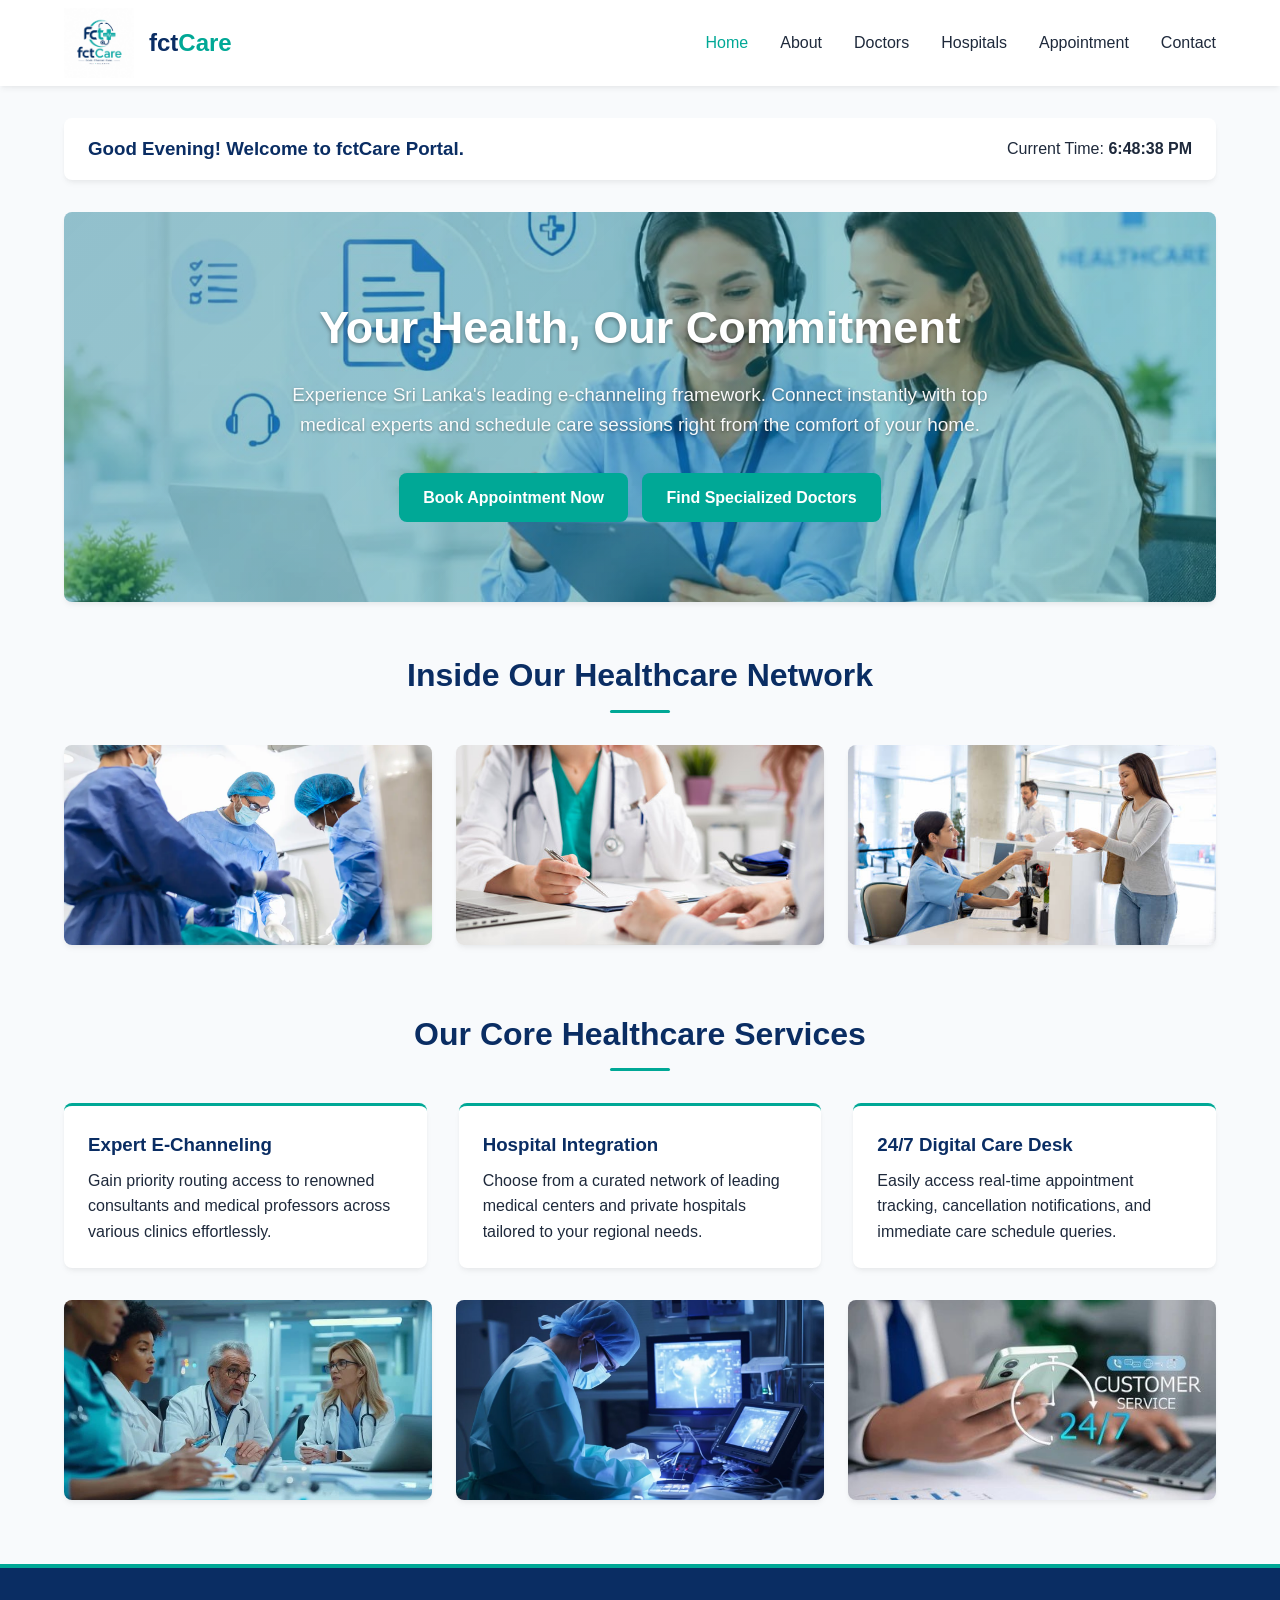
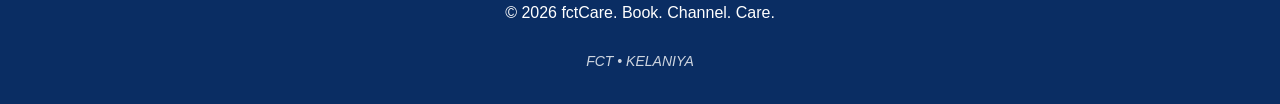
<file: index.html>
<!DOCTYPE html>
<html lang="en">
<head>
    <meta charset="UTF-8">
    <meta name="viewport" content="width=device-width, initial-scale=1.0">
    <title>fctCare - Home</title>
	<link rel="stylesheet" href="style.css">
    <link rel="icon" type="image/jpeg" href="logo.jpeg">
    <style>
        .banner {
            background: linear-gradient(135deg, rgba(14, 116, 144, 0.45) 0%, rgba(13, 148, 136, 0.35) 100%), url('images/banner.jpg') center/cover no-repeat;
            color:#ffffff;
            padding: 80px 32px;
            text-align: center;
            border-radius: 8px;
            margin-bottom: 48px;
            box-shadow: 0 4px 6px -1px rgba(0,0, 0, 0.05),0 2px 4px -1px rgba(0, 0,0,0.03); 
              
        }
        .banner h1 {
            font-size: 45px;
            margin-bottom: 16px;
            font-weight: 700;
            text-shadow: 0 2px 4px rgba(0, 0, 0, 0.4); 
        }
        .banner p {
            font-size: 19px;
            margin-bottom: 32px;
            opacity: 0.95;
            max-width: 700px;
            margin-left: auto;
            margin-right: auto;
            text-shadow: 0 1px 3px rgba(0, 0, 0, 0.4); 
        }
        .title {
            text-align: center;
            color: #0a2d63;
            margin-bottom: 32px;
            font-size: 32px;
        }
        .title::after {
            content: '';
            display: block;
            width: 60px;
            height: 3px;
            background-color: #00a896;
            margin: 8px auto 0;
            border-radius: 2px;
        }
        .images {
            display: grid;
            grid-template-columns: repeat(auto-fit, minmax(250px, 1fr));
            gap: 24px;
            margin: 32px 0 64px 0;
        }
        .item {
            position: relative;
            overflow: hidden;
            border-radius: 8px;
            box-shadow: 0 4px 6px -1px rgba(0,0, 0, 0.05),0 2px 4px -1px rgba(0, 0,0,0.03);
            height: 200px;
        }
        .item img {
            width: 100%;
            height: 100%;
            object-fit: cover;
            transition: all 0.3s ease;
        }
        .item:hover img {
            transform: scale(1.05);
        }

        @media (max-width: 768px) {
            .banner h1 { font-size: 32px; }
        }
    </style>
</head>
<body>

    <nav class="navbar">
        <a href="index.html" class="brand">
            <img src="logo.jpeg" alt="fctCare Logo" class="logo">
            fct<span>Care</span>
        </a>
        <div><span></span><span></span><span></span></div>
        <ul class="nav-links">
            <li><a href="index.html" class="active">Home</a></li>
            <li><a href="about.html">About</a></li>
            <li><a href="doctors.html">Doctors</a></li>
            <li><a href="hospitals.html">Hospitals</a></li>
            <li><a href="appointment.html">Appointment</a></li>
            <li><a href="contact.html">Contact</a></li>
        </ul>
    </nav>

    <main class="container">
        <div id="greeting" style="background: #ffffff; padding: 16px 24px; 
				border-radius:8px;
				box-shadow: 0 4px 6px -1px rgba(0, 0, 0, 0.05), 0 2px 4px -1px rgba(0, 0, 0, 0.03); 
				margin-bottom: 32px; 
				display: flex; 
				justify-content: space-between; 
				align-items: center; 
				flex-wrap: wrap; 
				gap: 10px; 
				border-left: 4px #00a896;">
				
			<h3 id="welcome" style="color: #0a2d63; font-weight: 600; margin: 0;"> Loading greetings...</h3>
			
            <div id="time" style="color:#1e293b; font-weight: 500"; font-variant-numeric: tabular-nums; background: #f1f5f9; padding: 6px 16px; border-radius: 20px; font-size: 0.95rem;">Loading current time...</div>
        </div>

        <header class="banner">
            <h1>Your Health, Our Commitment</h1>
            <p>Experience Sri Lanka's leading e-channeling framework. Connect instantly with top medical experts and schedule care sessions right from the comfort of your home.</p>
            <div>
                <a href="appointment.html" class="btn">Book Appointment Now</a>
                <a href="doctors.html" class="btn btn_2" style="color: white; border-color: white; margin-left: 10px;">Find Specialized Doctors</a>
            </div>
        </header>

        <section>
            <h2 class="title">Inside Our Healthcare Network</h2>
            <div class="images">
                <div class="item"><img src="images/consulation.webp" alt="Consultation Room"></div>
                <div class="item"><img src="images/doctor_consulation.jpg" alt="Doctor consultation"></div>
                <div class="item"><img src="images/Hospital_Reception.jpg" alt="Hospital Reception"></div>
            </div>
        </section>

        <section style="margin-top: 48px;">
            <h2 class="title">Our Core Healthcare Services</h2>
            <div class="grids">
                <div class="card">
                    <h3 style="color: #0a2d63; margin-bottom: 8px;">Expert E-Channeling</h3>
                    <p>Gain priority routing access to renowned consultants and medical professors across various clinics effortlessly.</p>
                </div>
                <div class="card">
                    <h3 style="color: #0a2d63; margin-bottom: 8px;">Hospital Integration</h3>
                    <p>Choose from a curated network of leading medical centers and private hospitals tailored to your regional needs.</p>
                </div>
                <div class="card">
                    <h3 style="color: #0a2d63; margin-bottom: 8px;">24/7 Digital Care Desk</h3>
                    <p>Easily access real-time appointment tracking, cancellation notifications, and immediate care schedule queries.</p>
                </div>
            </div>
        </section>

        <div class="images">
                <div class="item"><img src="images/experts.jpg" alt="Expert E-Channeling"></div>
                <div class="item"><img src="images/hospitals_intergration.jpg" alt="Hospital Intergration"></div>
                <div class="item"><img src="images/24hour.jpg" alt="24/7 Digital Care Desk"></div>
        </div>
    </main>

    <footer class="footer">
        <p>&copy; 2026 fctCare. Book. Channel. Care.</p>
        <p class="footer_text">FCT • KELANIYA</p>
    </footer>

    <script>
        function updateTime() {
            const hour = new Date().getHours();

            if (hour < 12) {
                document.getElementById("welcome").textContent =
                    "Good Morning! Welcome to fctCare Portal.";
            } else if (hour < 13) {
                document.getElementById("welcome").textContent =
                    "Good Afternoon! Welcome to fctCare Portal.";
            } else if(hour < 19) {
                document.getElementById("welcome").textContent =
                    "Good Evening! Welcome to fctCare Portal.";
            }
            else {
                document.getElementById("welcome").textContent =
                    "Good Night! Welcome to fctCare Portal.";
            }

            document.getElementById("time").innerHTML =
                "Current Time: <strong>" +
                new Date().toLocaleTimeString() +
                "</strong>";
        }

        updateTime();
        setInterval(updateTime, 1000);
    </script>
    
    <script src="script.js"></script>
</body>
</html>
</file>
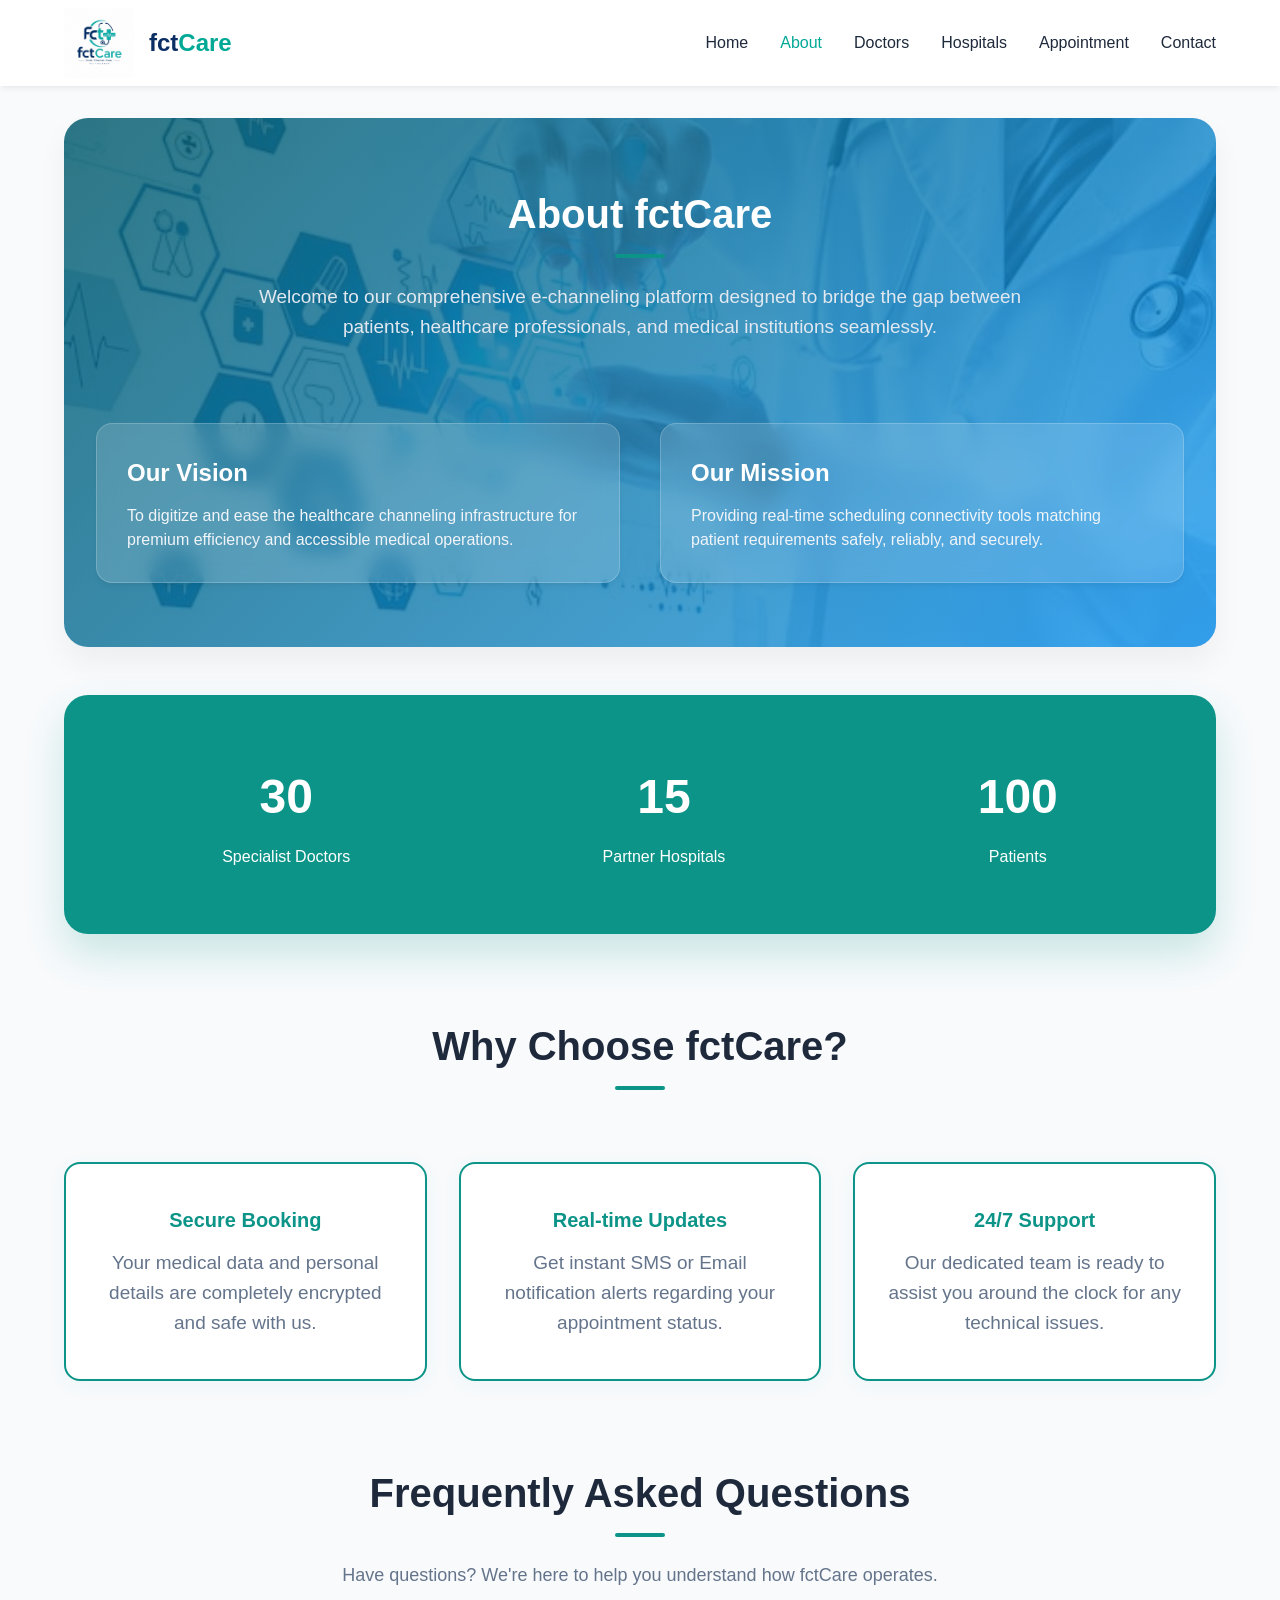
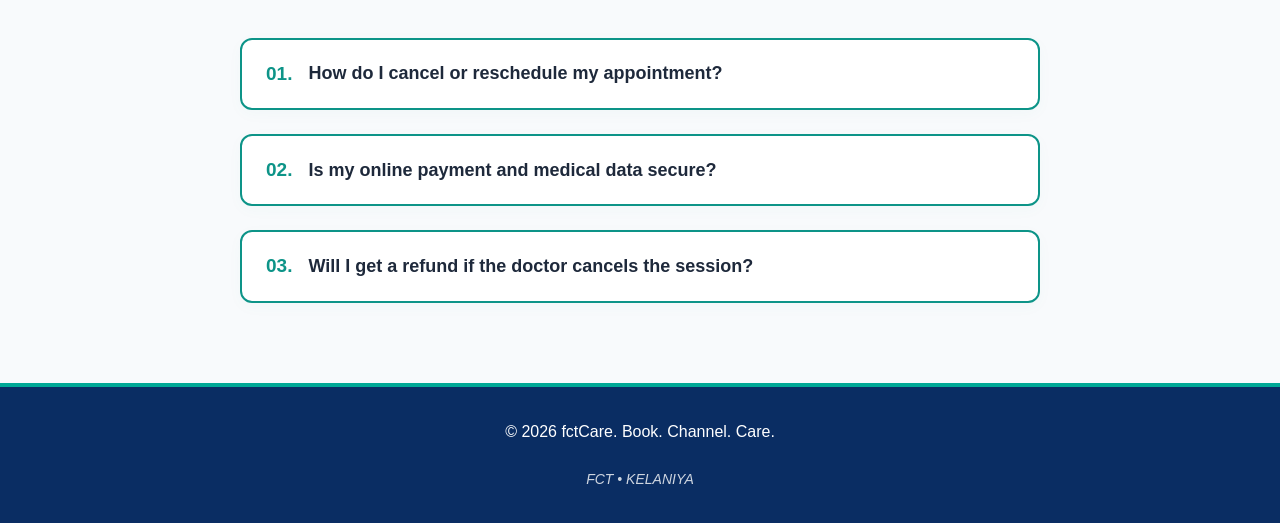
<file: about.html>
<!DOCTYPE html>
<html lang="en">
<head>
    <meta charset="UTF-8">
    <meta name="viewport" content="width=device-width, initial-scale=1.0">
    <title>fctCare - About Us</title>
    <link rel="stylesheet" href="style.css">
    <link rel="icon" type="image/jpeg" href="logo.jpeg">
    <style>
        .about {
            text-align: center;
            margin-bottom: 80px;
        }
        .about h2, .title {
            font-size: 40px;
            margin-bottom: 24px;
            position: relative;
            display: inline-block;
        }

        .background {
            position: relative;
            width: 100%;
            min-height: 380px;
            background-image: url('images/about.jpg'); 
            background-size: cover;
            background-position: center;
            background-repeat: no-repeat;
            border-radius: 24px;
            overflow: hidden;
            margin-bottom: 3rem;
            box-shadow: 0 15px 30px rgba(0,0,0,0.05);
            display: flex;
            flex-direction: column;
            align-items: center;
            justify-content: center;
            padding: 64px 32px;
        }
        .background::before {
            content: '';
            position: absolute;
            inset: 0;
            background: linear-gradient(135deg, rgba(9, 94, 111, 0.85), rgba(20, 153, 242, 0.75));
            z-index: 0;
        }
        .background > * {
            position: relative;
            z-index: 1;
        }
        .background h2 {
            color: #ffffff;
        }
        .background h2::after {
            background-color: #ffffff;
        }
        
        .about h2::after, .title::after {
            content: '';
            display: block;
            width: 50px;
            height: 4px;
            background-color: #0d9488;
            margin: 0.5rem auto 0;
            border-radius: 10px;
        }
        .f_colour {
            font-size: 19px;
            color: #e2e8f0; 
            max-width: 800px;
            margin: 0 auto 48px;
        }
        
        .grids {
            display: grid;
            grid-template-columns: repeat(auto-fit, minmax(300px, 1fr));
            gap: 40px;
            width: 100%;
        }
        .card {
            background: rgba(255, 255, 255, 0.15);
            backdrop-filter: blur(10px);
            padding: 30px;
            border-radius: 16px;
            border: 1px solid rgba(255, 255, 255, 0.2);
            color: white;
            text-align: left;
        }
        .card h3 {
            font-size: 24px;
            margin-bottom: 12px;
            color: #ffffff;
        }
        .card p {
            font-size: 16px;
            color: #f1f5f9;
            line-height: 1.5;
        }

        .stats {
            display: flex;
            justify-content: space-around;
            background: #0d9488;
            color: white;
            padding: 64px 32px;
            border-radius: 24px;
            margin-bottom: 80px;
            text-align: center;
            box-shadow: 0 20px 40px rgba(13, 148, 136, 0.2);
        }
        .stat_number {
            font-size: 48px;
            font-weight: 700;
            margin-bottom: 8px;
        }
        
        .features {
            text-align: center;
            margin-bottom: 80px;
        }
        .f_grid {
            display: grid;
            grid-template-columns: repeat(auto-fit, minmax(280px, 1fr));
            gap: 32px;
            margin-top: 48px;
        }
        .f_item {
            background: #ffffff;
            padding: 40px 32px;
            border: 2px solid #0d9488;
            border-radius: 16px;
            text-align: center;
            box-shadow: 0 4px 20px rgba(13, 148, 136, 0.05);
            transition: 0.3s ease;
        }
        .f_item:hover {
            background: #f0fdfa;
            transform: translateY(-3px);
        }
        .f_item h4 {
            font-size: 20px;
            margin-bottom: 12px;
            color: #0d9488;
        }
        .f_item p {
            color: #64748b;
            font-size: 19px;
        }

        .faq {
            text-align: center;
            margin-bottom: 80px;
        }
        .title_2 {
            color: #64748b;
            margin-bottom: 48px;
            font-size: 18px;
        }
        .faq_container {
            max-width: 800px;
            margin: 0 auto;
            text-align: left;
        }
        .faq_box {
            background: #ffffff;
            border: 2px solid #0d9488;
            border-radius: 12px;
            margin-bottom: 24px;
            box-shadow: 0 4px 15px rgba(13, 148, 136, 0.03);
            overflow: hidden;
            text-align: left;
        }
        .question {
            display: flex;
            align-items: center;
            gap: 16px;
            padding: 19px 24px;
            font-size: 18px;
            font-weight: 600;
            cursor: pointer;
        }
        .faq_num {
            color: #0d9488;
            font-weight: 700;
            font-size: 19px;
        }
        .faq_text {
            flex: 1;
            color: #1e293b;
        }
        .faq_ans {
            background-color: #f0fdfa;
            border-top: 1px solid #0d9488;
            display: none;
        }
        .faq_ans p {
            padding: 19px 24px 19px 56px;
            color: #64748b;
            font-size: 15px;
            line-height: 1.6;
        }
    </style>
</head>
<body>

    <nav class="navbar">
        <a href="index.html" class="brand">
            <img src="logo.jpeg" alt="fctCare Logo" class="logo">
            fct<span>Care</span>
        </a>
        <div><span></span><span></span><span></span></div>
        <ul class="nav-links">
            <li><a href="index.html">Home</a></li>
            <li><a href="about.html" class="active">About</a></li>
            <li><a href="doctors.html">Doctors</a></li>
            <li><a href="hospitals.html">Hospitals</a></li>
            <li><a href="appointment.html">Appointment</a></li>
            <li><a href="contact.html">Contact</a></li>
        </ul>
    </nav>

    <main class="container">
        <section class="about background">
            <h2>About fctCare</h2>
            <p class="f_colour">Welcome to our comprehensive e-channeling platform designed to bridge the gap between patients, healthcare professionals, and medical institutions seamlessly.</p>
            
            <div class="grids">
                <div class="card">
                    <h3>Our Vision</h3>
                    <p>To digitize and ease the healthcare channeling infrastructure for premium efficiency and accessible medical operations.</p>
                </div>
                <div class="card">
                    <h3>Our Mission</h3>
                    <p>Providing real-time scheduling connectivity tools matching patient requirements safely, reliably, and securely.</p>
                </div>
            </div>
        </section>
        
        <div class="stats">
            <div class="stat_box">
                <h3 class="stat_number">30</h3>
                <p>Specialist Doctors</p>
            </div>
            <div class="stat_box">
                <h3 class="stat_number">15</h3>
                <p>Partner Hospitals</p>
            </div>
            <div class="stat_box">
                <h3 class="stat_number">100</h3>
                <p>Patients</p>
            </div>
        </div>

        <div class="features">
            <h2 class="title">Why Choose fctCare?</h2>
            <div class="f_grid">
                <div class="f_item">
                    <h4>Secure Booking</h4>
                    <p>Your medical data and personal details are completely encrypted and safe with us.</p>
                </div>
                <div class="f_item">
                    <h4>Real-time Updates</h4>
                    <p>Get instant SMS or Email notification alerts regarding your appointment status.</p>
                </div>
                <div class="f_item">
                    <h4>24/7 Support</h4>
                    <p>Our dedicated team is ready to assist you around the clock for any technical issues.</p>
                </div>
            </div>
        </div>

        <div class="faq">
            <h2 class="title">Frequently Asked Questions</h2>
            <p class="title_2">Have questions? We're here to help you understand how fctCare operates.</p>
            
            <div class="faq_container">
                
                <div class="faq_box">
                    <div class="question">
                        <span class="faq_num">01.</span>
                        <span class="faq_text">How do I cancel or reschedule my appointment?</span>
                    </div>
                    <div class="faq_ans">
                        <p>You can easily cancel or reschedule your appointment through the profile dashboard, or by contacting our 24/7 customer support line at least 2 hours before the scheduled time.</p>
                    </div>
                </div>

                <div class="faq_box">
                    <div class="question">
                        <span class="faq_num">02.</span>
                        <span class="faq_text">Is my online payment and medical data secure?</span>
                    </div>
                    <div class="faq_ans">
                        <p>Yes, absolutely. fctCare uses bank-grade encryption technologies. Your personal information, payment details, and medical history are strictly confidential.</p>
                    </div>
                </div>

                <div class="faq_box">
                    <div class="question">
                        <span class="faq_num">03.</span>
                        <span class="faq_text">Will I get a refund if the doctor cancels the session?</span>
                    </div>
                    <div class="faq_ans">
                        <p>Yes. If a doctor cancels a session, a full refund (including the channeling fee) will be automatically credited back to your bank account within 3-5 working days.</p>
                    </div>
                </div>

            </div>
        </div>
    </main>

    <footer class="footer">
        <p>&copy; 2026 fctCare. Book. Channel. Care.</p>
        <p class="footer_text">FCT • KELANIYA</p>
    </footer>

    <script src="script.js"></script>
    <script src="https://code.jquery.com/jquery-3.7.1.min.js"></script>
    <script>
        $(document).ready(function() {
            $('.question').click(function() {
                var answer = $(this).next('.faq_ans');
                $('.faq_ans').not(answer).slideUp();
                answer.slideToggle();
            });
        });
    </script>
</body>
</html>
</file>
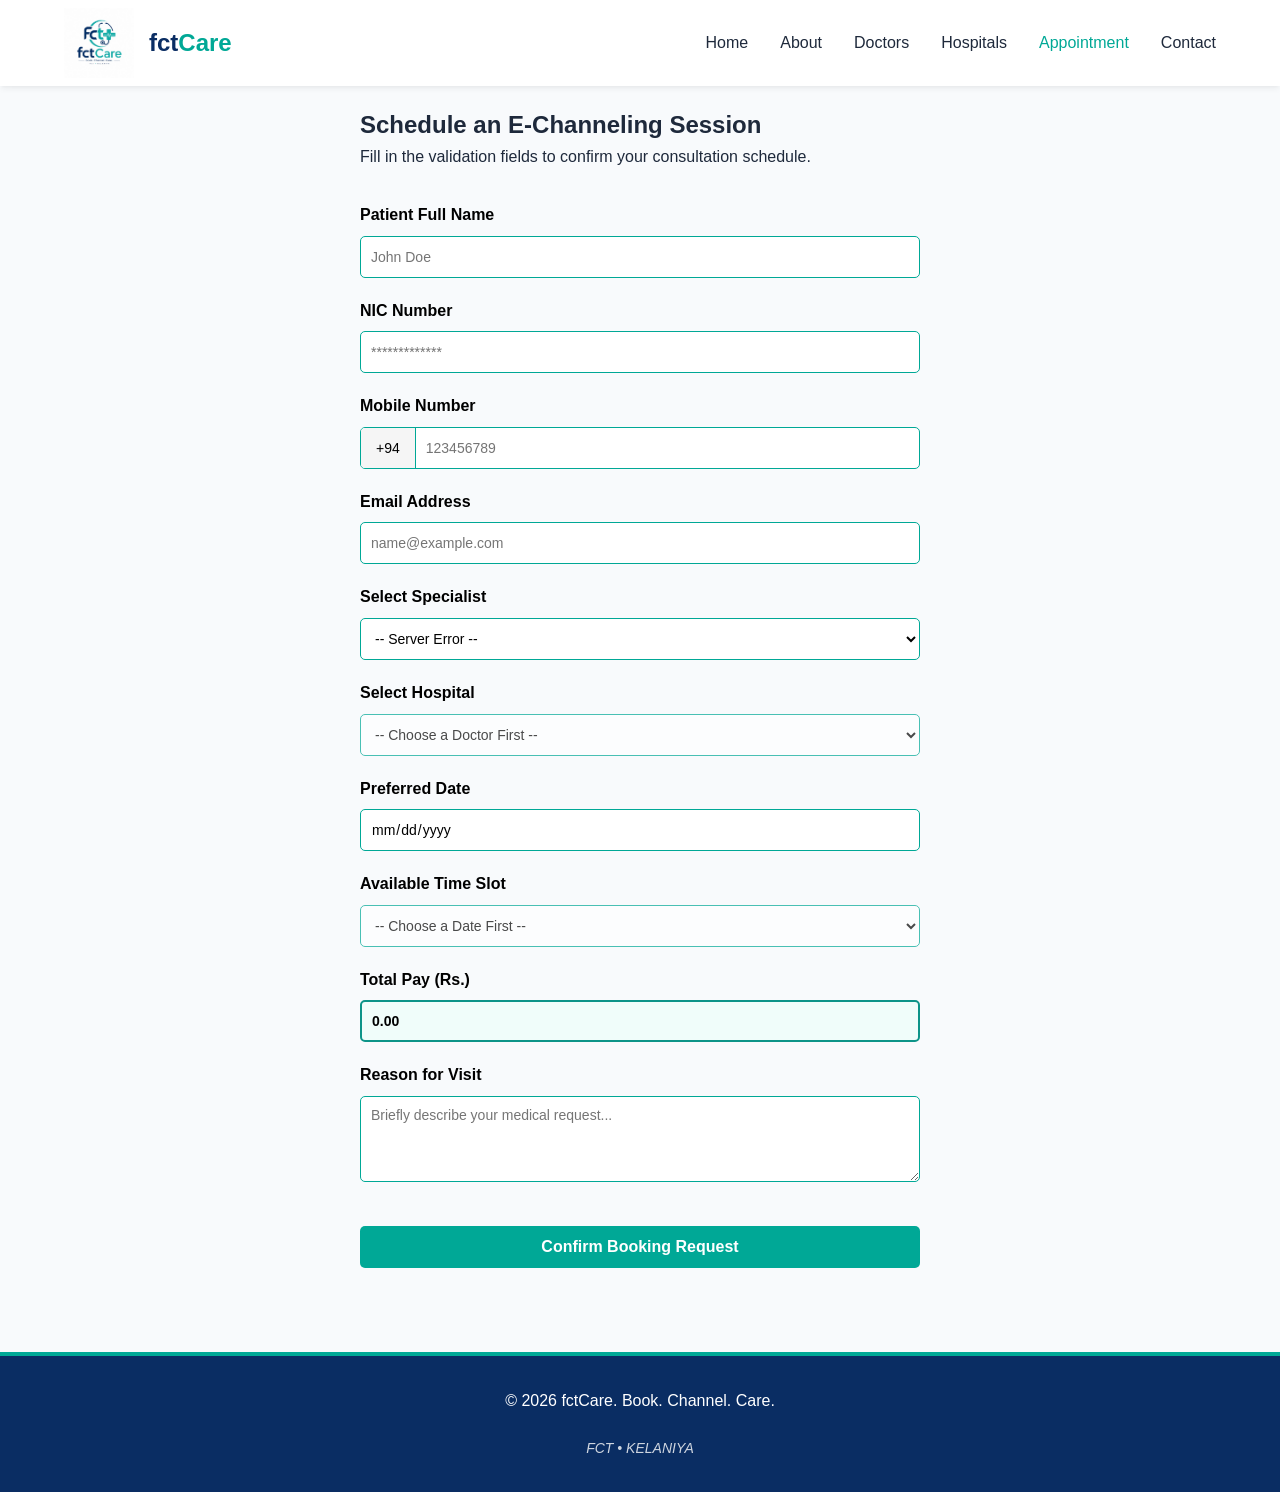
<file: appointment.html>
<!DOCTYPE html>

<html lang="en">

<head>

    <meta charset="UTF-8">
    <meta name="viewport" content="width=device-width, initial-scale=1.0">

    <title>fctCare - Book Appointment</title>

    <link rel="stylesheet" href="style.css">
    <link rel="icon" type="image/jpeg" href="logo.jpeg">

    
<style>

    .form {
        margin-bottom: 20px;
        text-align: left;
    }

    /* Labels - Black */
    .form label {
        display: block;
        margin-bottom: 8px;
        font-weight: 600;
        color: #000000;
    }

    /* Input / Select / Textarea */
    .form_control {
        width: 100%;
        padding: 10px;
        border: 1px solid #00a896;
        border-radius: 5px;
        color: #000000;
        box-sizing: border-box;
        font-size: 14px;
        height: 42px;
        background: #ffffff;
    }

    .form textarea.form_control {
        height: auto;
    }

    /* Dropdown text */
    .form_control option {
        color: #000000;
        background: #ffffff;
    }

    /* Dropdown selected value */
    select.form_control {
        color: #000000;
        background-color: #ffffff;
    }

    /* Phone Number */
    .phone_num {
        display: flex;
        width: 100%;
        border: 1px solid #00a896;
        border-radius: 5px;
        overflow: hidden;
        height: 42px;
        box-sizing: border-box;
        background: #ffffff;
    }

    .country_code {
        padding: 0 15px;
        background: #f5f5f5;
        display: flex;
        align-items: center;
        justify-content: center;
        border-right: 1px solid #00a896;
        color: #000000;
        font-size: 14px;
        white-space: nowrap;
        height: 100%;
        box-sizing: border-box;
    }

    .phone_control {
        flex: 1;
        padding: 10px;
        border: none;
        outline: none;
        color: #000000;
        font-size: 14px;
        background: transparent;
        width: 100%;
        height: 100%;
        box-sizing: border-box;
    }

    .phone_num:focus-within {
        border-color: #00a896;
        box-shadow: 0 0 0 3px rgba(0, 168, 150, 0.1);
    }

    .form_control:focus {
        outline: none;
        border-color: #00a896;
        box-shadow: 0 0 0 3px rgba(0, 168, 150, 0.1);
    }

    /* Button */
    .btn {
        width: 100%;
        margin-top: 16px;
        padding: 12px;
        background: #00a896;
        color: #ffffff;
        border: none;
        border-radius: 5px;
        font-weight: bold;
        cursor: pointer;
        font-size: 16px;
    }

    /* Total Payment */
    .total-pay-box {
        background-color: #f0fdfa;
        font-weight: 700;
        color: #000000;
        border: 2px solid #0d9488;
    }

</style>


</head>


<body>

    <!-- =========================
         NAVBAR
    ========================== -->

    <nav class="navbar">

        <a href="index.html" class="brand">

            <img
                src="logo.jpeg"
                alt="fctCare Logo"
                class="logo"
            >

            fct<span>Care</span>

        </a>

        <div>
            <span></span>
            <span></span>
            <span></span>
        </div>

        <ul class="nav-links">

            <li>
                <a href="index.html">Home</a>
            </li>

            <li>
                <a href="about.html">About</a>
            </li>

            <li>
                <a href="doctors.html">Doctors</a>
            </li>

            <li>
                <a href="hospitals.html">Hospitals</a>
            </li>

            <li>
                <a href="appointment.html" class="active">
                    Appointment
                </a>
            </li>

            <li>
                <a href="contact.html">Contact</a>
            </li>

        </ul>

    </nav>


    <!-- =========================
         APPOINTMENT FORM
    ========================== -->

    <main
        class="container"
        style="max-width: 600px; margin: 0 auto; padding: 20px;"
    >

        <h2>
            Schedule an E-Channeling Session
        </h2>

        <p style="margin-bottom: 32px;">
            Fill in the validation fields to confirm your consultation schedule.
        </p>


        <form
            id="appointmentForm"
            action="#"
            method="POST"
        >


            <!-- PATIENT NAME -->

            <div class="form">

                <label for="patientName">
                    Patient Full Name
                </label>

                <input
                    type="text"
                    id="patientName"
                    class="form_control"
                    placeholder="John Doe"
                    required
                >

            </div>


            <!-- NIC -->

            <div class="form">

                <label for="patientNIC">
                    NIC Number
                </label>

                <input
                    type="text"
                    id="patientNIC"
                    class="form_control"
                    placeholder="*************"
                    required
                >

            </div>


            <!-- PHONE -->

            <div class="form">

                <label for="patientPhone">
                    Mobile Number
                </label>

                <div class="phone_num">

                    <span class="country_code">
                        +94
                    </span>

                    <input
                        type="tel"
                        id="patientPhone"
                        class="phone_control"
                        placeholder="123456789"
                        maxlength="9"
                        required
                    >

                </div>

            </div>


            <!-- EMAIL -->

            <div class="form">

                <label for="patientEmail">
                    Email Address
                </label>

                <input
                    type="email"
                    id="patientEmail"
                    class="form_control"
                    placeholder="name@example.com"
                    required
                >

            </div>


            <!-- DOCTOR -->

            <div class="form">

                <label for="selectDoctor">
                    Select Specialist
                </label>

                <select
                    id="selectDoctor"
                    class="form_control"
                    required
                >

                    <option value="">
                        -- Choose a Doctor --
                    </option>

                </select>

            </div>


            <!-- HOSPITAL -->

            <div class="form">

                <label for="selectHospital">
                    Select Hospital
                </label>

                <select
                    id="selectHospital"
                    class="form_control"
                    required
                    disabled
                >

                    <option value="">
                        -- Choose a Doctor First --
                    </option>

                </select>

            </div>


            <!-- DATE -->

            <div class="form">

                <label for="appointmentDate">
                    Preferred Date
                </label>

                <input
                    type="date"
                    id="appointmentDate"
                    class="form_control"
                    required
                    disabled
                >

            </div>


            <!-- TIME SLOT -->

            <div class="form">

                <label for="selectTimeSlot">
                    Available Time Slot
                </label>

                <select
                    id="selectTimeSlot"
                    class="form_control"
                    required
                    disabled
                >

                    <option value="">
                        -- Choose a Date First --
                    </option>

                </select>

            </div>


            <!-- TOTAL PAYMENT -->

            <div class="form">

                <label for="totalPayment">
                    Total Pay (Rs.)
                </label>

                <input
                    type="text"
                    id="totalPayment"
                    class="form_control total-pay-box"
                    value="0.00"
                    readonly
                >

            </div>


            <!-- REASON -->

            <div class="form">

                <label>
                    Reason for Visit
                </label>

                <textarea
                    id="reason"
                    class="form_control"
                    rows="4"
                    placeholder="Briefly describe your medical request..."
                ></textarea>

            </div>


            <!-- SUBMIT -->

            <button
                type="submit"
                class="btn"
            >
                Confirm Booking Request
            </button>

        </form>

    </main>


    <!-- =========================
         FOOTER
    ========================== -->

    <footer class="footer">

        <p>
            &copy; 2026 fctCare. Book. Channel. Care.
        </p>

        <p class="footer_text">
            FCT • KELANIYA
        </p>

    </footer>


    <script src="script.js"></script>


    <script>

        document.addEventListener("DOMContentLoaded", () => {


            // =========================================
            // GET ELEMENTS
            // =========================================

            const appointmentDate =
                document.getElementById("appointmentDate");

            const doctorSelect =
                document.getElementById("selectDoctor");

            const hospitalSelect =
                document.getElementById("selectHospital");

            const slotSelect =
                document.getElementById("selectTimeSlot");

            const totalPaymentInput =
                document.getElementById("totalPayment");

            const form =
                document.getElementById("appointmentForm");


            // =========================================
            // CHECK REQUIRED ELEMENTS
            // =========================================

            if (
                !appointmentDate ||
                !doctorSelect ||
                !hospitalSelect ||
                !slotSelect ||
                !totalPaymentInput ||
                !form
            ) {

                console.error(
                    "Appointment form elements are missing."
                );

                return;
            }


            // =========================================
            // VARIABLES
            // =========================================

            let doctorFee = 0;
            let hospitalFee = 0;


            // =========================================
            // SET MINIMUM DATE
            // =========================================

            const today =
                new Date();

            const localToday =
                new Date(
                    today.getTime() -
                    today.getTimezoneOffset() * 60000
                )
                .toISOString()
                .split("T")[0];

            appointmentDate.min =
                localToday;


            // =========================================
            // CALCULATE TOTAL PAYMENT
            // =========================================

            function calculateTotalPay() {

                const total =
                    doctorFee + hospitalFee;

                totalPaymentInput.value =
                    total.toLocaleString("en-US", {

                        minimumFractionDigits: 2,
                        maximumFractionDigits: 2

                    });

            }


            // =========================================
            // RESET HOSPITALS
            // =========================================

            function resetHospitals() {

                hospitalSelect.innerHTML =
                    '<option value="">-- Choose a Doctor First --</option>';

                hospitalSelect.disabled =
                    true;

            }


            // =========================================
            // RESET DATE
            // =========================================

            function resetDate() {

                appointmentDate.value = "";

                appointmentDate.disabled =
                    true;

            }


            // =========================================
            // RESET TIME SLOTS
            // =========================================

            function resetTimeSlots() {

                slotSelect.innerHTML =
                    '<option value="">-- Choose a Date First --</option>';

                slotSelect.disabled =
                    true;

            }


            // =========================================
            // GET DAY NAME FROM DATE
            // =========================================

            function getDayOfWeek(dateValue) {

                const date =
                    new Date(
                        dateValue + "T00:00:00"
                    );

                const days = [

                    "Sunday",
                    "Monday",
                    "Tuesday",
                    "Wednesday",
                    "Thursday",
                    "Friday",
                    "Saturday"

                ];

                return days[
                    date.getDay()
                ];

            }


            // =========================================
            // FORMAT TIME
            // =========================================

            function formatTime(time) {

                if (!time) {
                    return "-";
                }

                const parts =
                    time.split(":");

                if (parts.length < 2) {
                    return time;
                }

                let hour =
                    parseInt(
                        parts[0],
                        10
                    );

                const minute =
                    parts[1];

                const period =
                    hour >= 12
                        ? "PM"
                        : "AM";


                if (hour === 0) {

                    hour = 12;

                }

                else if (hour > 12) {

                    hour -= 12;

                }


                return `${hour}:${minute} ${period}`;

            }


            // =========================================
            // LOAD DOCTORS
            // =========================================

            async function loadDoctors() {

                try {

                    const response =
                        await fetch(
                            "backend/doctors.php"
                        );


                    if (!response.ok) {

                        throw new Error(
                            "HTTP Error: " +
                            response.status
                        );

                    }


                    const result =
                        await response.json();


                    console.log(
                        "Doctors:",
                        result
                    );


                    if (!result.success) {

                        doctorSelect.innerHTML =
                            '<option value="">-- Unable to Load Doctors --</option>';

                        console.error(
                            result.message
                        );

                        return;

                    }


                    doctorSelect.innerHTML =
                        '<option value="">-- Choose a Doctor --</option>';


                    if (
                        !Array.isArray(result.data) ||
                        result.data.length === 0
                    ) {

                        doctorSelect.innerHTML =
                            '<option value="">-- No Doctors Available --</option>';

                        return;

                    }


                    result.data.forEach(
                        doctor => {

                            const option =
                                document.createElement(
                                    "option"
                                );


                            option.value =
                                doctor.id;


                            option.textContent =
                                `${doctor.name} (${doctor.specialty}) - Rs. ${Number(
                                    doctor.fee
                                ).toLocaleString(
                                    "en-US",
                                    {
                                        minimumFractionDigits: 2,
                                        maximumFractionDigits: 2
                                    }
                                )}`;


                            option.dataset.fee =
                                doctor.fee;


                            option.dataset.code =
                                doctor.doctor_code;


                            doctorSelect.appendChild(
                                option
                            );

                        }
                    );


                    // =========================================
                    // DOCTOR SELECTED FROM doctors.html
                    // Example:
                    // appointment.html?doc=DR001
                    // =========================================

                    const params =
                        new URLSearchParams(
                            window.location.search
                        );


                    const doctorCode =
                        params.get("doc");


                    if (doctorCode) {

                        const matchingOption =
                            Array.from(
                                doctorSelect.options
                            ).find(
                                option =>
                                    option.dataset.code ===
                                    doctorCode
                            );


                        if (matchingOption) {

                            doctorSelect.value =
                                matchingOption.value;


                            doctorSelect.dispatchEvent(
                                new Event("change")
                            );

                        }

                    }

                }

                catch (error) {

                    console.error(
                        "Doctor loading error:",
                        error
                    );


                    doctorSelect.innerHTML =
                        '<option value="">-- Server Error --</option>';


                    alert(
                        "Unable to connect to the server."
                    );

                }

            }


            // =========================================
            // DOCTOR CHANGE
            // LOAD ASSIGNED HOSPITALS
            // =========================================

            doctorSelect.addEventListener(
                "change",
                async () => {


                    hospitalSelect.innerHTML =
                        '<option value="">-- Loading Hospitals... --</option>';

                    hospitalSelect.disabled =
                        true;


                    resetDate();

                    resetTimeSlots();


                    doctorFee =
                        0;

                    hospitalFee =
                        0;

                    calculateTotalPay();


                    const doctorId =
                        doctorSelect.value;


                    if (!doctorId) {

                        resetHospitals();
                        resetDate();
                        resetTimeSlots();

                        return;

                    }


                    const selectedDoctor =
                        doctorSelect.options[
                            doctorSelect.selectedIndex
                        ];


                    doctorFee =
                        Number(
                            selectedDoctor.dataset.fee
                        ) || 0;


                    calculateTotalPay();


                    try {

                        const response =
                            await fetch(
                                `backend/doctor_hospitals.php?doctor_id=${encodeURIComponent(
                                    doctorId
                                )}`
                            );


                        if (!response.ok) {

                            throw new Error(
                                "HTTP Error: " +
                                response.status
                            );

                        }


                        const result =
                            await response.json();


                        console.log(
                            "Hospitals:",
                            result
                        );


                        if (!result.success) {

                            hospitalSelect.innerHTML =
                                '<option value="">-- No Hospitals Found --</option>';

                            console.error(
                                result.message
                            );

                            return;

                        }


                        if (
                            !Array.isArray(result.data) ||
                            result.data.length === 0
                        ) {

                            hospitalSelect.innerHTML =
                                '<option value="">-- No Hospitals Assigned --</option>';

                            return;

                        }


                        hospitalSelect.innerHTML =
                            '<option value="">-- Choose a Hospital --</option>';


                        result.data.forEach(
                            hospital => {

                                const option =
                                    document.createElement(
                                        "option"
                                    );


                                option.value =
                                    hospital.id;


                                option.textContent =
                                    `${hospital.name} (${hospital.district}) - Rs. ${Number(
                                        hospital.fee
                                    ).toLocaleString(
                                        "en-US",
                                        {
                                            minimumFractionDigits: 2,
                                            maximumFractionDigits: 2
                                        }
                                    )}`;


                                option.dataset.fee =
                                    hospital.fee;


                                option.dataset.telephone =
                                    hospital.telephone || "";


                                hospitalSelect.appendChild(
                                    option
                                );

                            }
                        );


                        hospitalSelect.disabled =
                            false;

                    }

                    catch (error) {

                        console.error(
                            "Hospital loading error:",
                            error
                        );


                        hospitalSelect.innerHTML =
                            '<option value="">-- Server Error --</option>';


                        alert(
                            "Unable to load hospitals."
                        );

                    }

                }
            );


            // =========================================
            // HOSPITAL CHANGE
            // ENABLE DATE
            // =========================================

            hospitalSelect.addEventListener(
                "change",
                () => {


                    resetTimeSlots();


                    hospitalFee =
                        0;


                    const hospitalId =
                        hospitalSelect.value;


                    if (!hospitalId) {

                        resetDate();
                        calculateTotalPay();

                        return;

                    }


                    const selectedHospital =
                        hospitalSelect.options[
                            hospitalSelect.selectedIndex
                        ];


                    hospitalFee =
                        Number(
                            selectedHospital.dataset.fee
                        ) || 0;


                    calculateTotalPay();


                    // Enable date

                    appointmentDate.disabled =
                        false;


                    appointmentDate.focus();

                }
            );


            // =========================================
            // DATE CHANGE
            // LOAD AVAILABLE TIME SLOTS
            // =========================================

            appointmentDate.addEventListener(
                "change",
                async () => {


                    resetTimeSlots();


                    const dateValue =
                        appointmentDate.value;


                    const doctorId =
                        doctorSelect.value;


                    const hospitalId =
                        hospitalSelect.value;


                    if (
                        !dateValue ||
                        !doctorId ||
                        !hospitalId
                    ) {

                        return;

                    }


                    const dayOfWeek =
                        getDayOfWeek(
                            dateValue
                        );


                    slotSelect.innerHTML =
                        '<option value="">-- Loading Time Slots... --</option>';

                    slotSelect.disabled =
                        true;


                    try {

                        const response =
                            await fetch(
                                `backend/schedules.php?doctor_id=${encodeURIComponent(
                                    doctorId
                                )}&hospital_id=${encodeURIComponent(
                                    hospitalId
                                )}&day_of_week=${encodeURIComponent(
                                    dayOfWeek
                                )}`
                            );


                        if (!response.ok) {

                            throw new Error(
                                "HTTP Error: " +
                                response.status
                            );

                        }


                        const result =
                            await response.json();


                        console.log(
                            "Schedules:",
                            result
                        );


                        if (!result.success) {

                            slotSelect.innerHTML =
                                '<option value="">-- Unable to Load Time Slots --</option>';

                            console.error(
                                result.message
                            );

                            return;

                        }


                        if (
                            !Array.isArray(result.data) ||
                            result.data.length === 0
                        ) {

                            slotSelect.innerHTML =
                                `<option value="">-- No Time Slots Available for ${dayOfWeek} --</option>`;

                            return;

                        }


                        // =========================================
                        // ADD TIME SLOTS
                        // =========================================

                        slotSelect.innerHTML =
                            `<option value="">-- Choose a Time Slot (${dayOfWeek}) --</option>`;


                        result.data.forEach(
                            schedule => {

                                const option =
                                    document.createElement(
                                        "option"
                                    );


                                option.value =
                                    schedule.id;


                                option.textContent =
                                    `${formatTime(
                                        schedule.start_time
                                    )} - ${formatTime(
                                        schedule.end_time
                                    )}`;


                                // Store schedule information

                                option.dataset.startTime =
                                    schedule.start_time;

                                option.dataset.endTime =
                                    schedule.end_time;

                                option.dataset.day =
                                    schedule.day_of_week;


                                slotSelect.appendChild(
                                    option
                                );

                            }
                        );


                        slotSelect.disabled =
                            false;

                    }

                    catch (error) {

                        console.error(
                            "Schedule loading error:",
                            error
                        );


                        slotSelect.innerHTML =
                            '<option value="">-- Server Error --</option>';


                        alert(
                            "Unable to load time slots."
                        );

                    }

                }
            );


            // =========================================
            // FORM SUBMIT
            // =========================================

            form.addEventListener(
                "submit",
                async function (e) {

                    e.preventDefault();


                    // =========================================
                    // GET FORM VALUES
                    // =========================================

                    const name =
                        document
                            .getElementById("patientName")
                            .value
                            .trim();


                    const nic =
                        document
                            .getElementById("patientNIC")
                            .value
                            .trim();


                    const phone =
                        document
                            .getElementById("patientPhone")
                            .value
                            .trim();


                    const email =
                        document
                            .getElementById("patientEmail")
                            .value
                            .trim();


                    const date =
                        appointmentDate.value;


                    const doctorId =
                        doctorSelect.value;


                    const hospitalId =
                        hospitalSelect.value;


                    const slotId =
                        slotSelect.value;


                    // =========================================
                    // PATIENT NAME VALIDATION
                    // =========================================

                    if (
                        !/^[A-Za-z\s.]+$/.test(name)
                    ) {

                        alert(
                            "Please enter a valid patient name."
                        );

                        return;

                    }


                    // =========================================
                    // NIC VALIDATION
                    // =========================================

                    if (
                        !/^[0-9]{9}[vVxX]$/.test(nic) &&
                        !/^[0-9]{12}$/.test(nic)
                    ) {

                        alert(
                            "Please enter a valid NIC number."
                        );

                        return;

                    }


                    // =========================================
                    // PHONE VALIDATION
                    // =========================================

                    if (
                        !/^[0-9]{9}$/.test(phone)
                    ) {

                        alert(
                            "Mobile number must contain 9 digits after +94."
                        );

                        return;

                    }


                    // =========================================
                    // EMAIL VALIDATION
                    // =========================================

                    if (
                        !/^[^\s@]+@[^\s@]+\.[^\s@]+$/.test(email)
                    ) {

                        alert(
                            "Please enter a valid email address."
                        );

                        return;

                    }


                    // =========================================
                    // DOCTOR VALIDATION
                    // =========================================

                    if (!doctorId) {

                        alert(
                            "Please select a doctor."
                        );

                        return;

                    }


                    // =========================================
                    // HOSPITAL VALIDATION
                    // =========================================

                    if (!hospitalId) {

                        alert(
                            "Please select a hospital."
                        );

                        return;

                    }


                    // =========================================
                    // DATE VALIDATION
                    // =========================================

                    if (!date) {

                        alert(
                            "Please select an appointment date."
                        );

                        return;

                    }


                    // =========================================
                    // TIME SLOT VALIDATION
                    // =========================================

                    if (!slotId) {

                        alert(
                            "Please select a time slot."
                        );

                        return;

                    }


                    // =========================================
                    // CREATE FORM DATA
                    // =========================================

                    const formData =
                        new FormData();


                    formData.append(
                        "patient_name",
                        name
                    );


                    formData.append(
                        "patient_nic",
                        nic
                    );


                    formData.append(
                        "patient_phone",
                        "+94" + phone
                    );


                    formData.append(
                        "patient_email",
                        email
                    );


                    formData.append(
                        "doctor_id",
                        doctorId
                    );


                    formData.append(
                        "hospital_id",
                        hospitalId
                    );


                    formData.append(
                        "schedule_id",
                        slotId
                    );


                    formData.append(
                        "appointment_date",
                        date
                    );


                    formData.append(
                        "reason",
                        document
                            .getElementById("reason")
                            .value
                            .trim()
                    );


                    // =========================================
                    // SEND TO PHP
                    // =========================================

                    try {

                        const response =
                            await fetch(
                                "backend/book_appointment.php",
                                {
                                    method: "POST",
                                    body: formData
                                }
                            );


                        if (!response.ok) {

                            throw new Error(
                                "HTTP Error: " +
                                response.status
                            );

                        }


                        const result =
                            await response.json();


                        console.log(
                            "Booking result:",
                            result
                        );


                        // =========================================
                        // BOOKING SUCCESS
                        // =========================================

                        if (result.success) {

                            alert(
                                "Appointment booked successfully!\n\n" +

                                "Appointment ID: " +

                                result.appointment_id +

                                "\n\n" +

                                "Total Payment: Rs. " +

                                Number(
                                    result.total_payment
                                ).toLocaleString(
                                    "en-US",
                                    {
                                        minimumFractionDigits: 2,
                                        maximumFractionDigits: 2
                                    }
                                )
                            );


                            // Reset form

                            form.reset();


                            // Reset dropdowns

                            doctorSelect.innerHTML =
                                '<option value="">-- Choose a Doctor --</option>';


                            hospitalSelect.innerHTML =
                                '<option value="">-- Choose a Doctor First --</option>';


                            slotSelect.innerHTML =
                                '<option value="">-- Choose a Date First --</option>';


                            hospitalSelect.disabled =
                                true;


                            appointmentDate.disabled =
                                true;


                            slotSelect.disabled =
                                true;


                            // Reset fees

                            doctorFee =
                                0;

                            hospitalFee =
                                0;


                            calculateTotalPay();


                            // Reload doctors

                            loadDoctors();

                        }


                        // =========================================
                        // BOOKING FAILED
                        // =========================================

                        else {

                            alert(
                                "Appointment failed!\n\n" +

                                (
                                    result.message ||
                                    "Unknown error occurred."
                                )
                            );

                        }

                    }

                    catch (error) {

                        console.error(
                            "Booking error:",
                            error
                        );


                        alert(
                            "Unable to connect to the server."
                        );

                    }

                }
            );


            // =========================================
            // START APPLICATION
            // =========================================

            resetHospitals();

            resetDate();

            resetTimeSlots();

            calculateTotalPay();

            loadDoctors();

        });

    </script>

</body>

</html>
</file>
<file: style.css>
* {
    margin: 0;
    padding: 0;
    box-sizing: border-box;
    font-family: 'Segoe UI', Tahoma, Geneva, Verdana, sans-serif;
}

body {
    background-color: #f8fafc;
    color: #1e293b;
    line-height: 1.6;
}

.navbar {
    background-color: #ffffff;
    box-shadow: 0 4px 6px -1px rgba(0, 0, 0, 0.05), 0 2px 4px -1px rgba(0, 0, 0, 0.03);
    position: sticky;
    top: 0;
    z-index: 1000;
    display: flex;
    justify-content: space-between;
    align-items: center;
    padding: 0.5rem 5%;
}

.brand {
    font-size: 24px;
    font-weight: 700;
    color: #0a2d63;
    text-decoration: none;
    display: flex;
    align-items: center;
}

.brand span {
    color: #00a896;
}

.logo {
    height: 70px;
    width: auto;
    object-fit: contain;
    margin-right: 15px;
}

.nav-links {
    display: flex;
    list-style: none;
    gap: 32px;
}

.nav-links a {
    text-decoration: none;
    color: #1e293b;
    font-weight: 500;
    transition: all 0.3s ease;
}

.nav-links a:hover, 
.nav-links a.active {
    color: #00a896;
}

/* Hamburger button (hidden on desktop, shown on mobile) */


.hamburger {
    display: none;
    flex-direction: column;
    justify-content: center;
    gap: 5px;
    width: 42px;
    height: 42px;
    padding: 8px;
    background: none;
    border: none;
    cursor: pointer;
}

.hamburger span {
    display: block;
    width: 100%;
    height: 3px;
    background-color: #0a2d63;
    border-radius: 2px;
    transition: transform 0.3s ease, opacity 0.3s ease;
}

/* Turns into an "X" when the menu is open */


.hamburger.open span:nth-child(1) {
    transform: translateY(8px) rotate(45deg);
}

.hamburger.open span:nth-child(2) {
    opacity: 0;
}

.hamburger.open span:nth-child(3) {
    transform: translateY(-8px) rotate(-45deg);
}

.container {
    max-width: 1200px;
    margin: 2rem auto;
    padding: 0 24px;
    min-height: 70vh;
}

.footer {
    background-color: #0a2d63;
    color: #ffffff;
    text-align: center;
    padding: 32px;
    margin-top: 64px;
    border-top: 4px solid #00a896;
}

.footer_text {
    font-style: italic;
    opacity: 0.8;
    margin-top: 24px;
    font-size: 14px;
}

/* Footer contact details */


.footer-contact {
    display: flex;
    flex-wrap: wrap;
    justify-content: center;
    gap: 75px;
    margin-bottom: 20px;
    text-align: left;
}

.footer-contact .contact-item h4 {
    margin: 0 0 6px 0;
    font-size: 14px;
    text-transform: uppercase;
    letter-spacing: 0.5px;
    opacity: 0.8;
}

.footer-contact .contact-item span,
.footer-contact .contact-item address {
    font-weight: 600;
}

.footer-contact .contact-item a {
    color: inherit;
    text-decoration: none;
    font-weight: 600;
}

.footer-contact .contact-item a:hover {
    text-decoration: underline;
}

.btn {
    display: inline-block;
    padding: 12px 24px;
    background-color: #00a896;
    color: #ffffff;
    border: none;
    border-radius: 8px;
    cursor: pointer;
    text-decoration: none;
    font-weight: 600;
    transition: all 0.3s ease;
}

.btn:hover {
    background-color: #0a2d63;
    transform: translateY(-2px);
}

.btn_contact {
    background-color: transparent;
    border: 2px solid #0a2d63;
    color: #0a2d63;
}

.btn_2:hover {
    background-color: #0a2d63;
    color: #ffffff;
}

.grids {
    display: grid;
    grid-template-columns: repeat(auto-fit, minmax(280px, 1fr));
    gap: 32px;
    margin-top: 32px;
}

.card {
    background: #ffffff;
    border-radius: 8px;
    padding: 24px;
    box-shadow: 0 4px 6px -1px rgba(0, 0, 0, 0.05), 0 2px 4px -1px rgba(0, 0, 0, 0.03);
    border-top: 3px solid #00a896;
    transition: all 0.3s ease;
}

.card:hover {
    transform: translateY(-5px);
}

.form {
    margin-bottom: 24px;
}

.form label {
    display: block;
    margin-bottom: 8px;
    font-weight: 600;
    color: #0a2d63;
}

.form_field {
    width: 100%;
    padding: 12px;
    border: 1px solid #cbd5e1;
    border-radius: 8px;
    font-size: 16px;
    transition: all 0.3s ease;
}

.form_field:focus {
    outline: none;
    border-color: #00a896;
    box-shadow: 0 0 0 3px rgba(0, 168, 150, 0.1);
}

.form_control {
    width: 100%;
    padding: 12px;
    border: 1px solid #cbd5e1;
    border-radius: 8px;
    font-size: 16px;
    transition: all 0.3s ease;
}

.form_control:focus {
    outline: none;
    border-color: #00a896;
    box-shadow: 0 0 0 3px rgba(0, 168, 150, 0.1);
}

.login-btn {
    display: inline-block;
    padding: 1.5px 20px;
    
    color: white !important;
    text-decoration: none;
    border-radius: 8px;
    font-weight: 600;
    margin-left: 10px;
    transition: 0.3s ease;

    
    align-items: center;
    gap: 11px;
    background: rgba(5, 123, 115, 0.59);
    padding: 5px 16px 5px 5px;
    border-radius: 50px;
    
}


.login-btn:hover {
    background: #095c6b;
    transform: translateY(-2px);
}

/* Hamburger menu: shows whenever the nav links no longer fit (tablet and below) */


@media (max-width: 1100px) {
    .hamburger {
        display: flex;
    }

    .nav-links {
        display: none;
        flex-direction: column;
        position: absolute;
        top: 100%;
        left: 0;
        width: 100%;
        background-color: #ffffff;
        padding: 24px;
        box-shadow: 0 4px 6px -1px rgba(0, 0, 0, 0.05), 0 2px 4px -1px rgba(0, 0, 0, 0.03);
        gap: 24px;
        text-align: center;
    }

    .nav-links.show {
        display: flex;
    }
}

/* Mobile view */


    @media (max-width: 768px) {
        .footer-contact {
        flex-direction: column;
        gap: 16px;
        text-align: center;
    }
    }
        /* ===== Advanced footer layout (layout only - colors come from style.css) ===== */
                

        .footer-top {
            display: grid;
            grid-template-columns: 1.4fr 1fr 1.2fr 1.4fr;
            gap: 32px;
            text-align: left;
            padding-bottom: 28px;
            margin-bottom: 20px;
            border-bottom: 1px solid color-mix(in srgb, currentColor 25%, transparent);
        }
        .footer-top h4 {
            margin: 0 0 12px 0;
            font-size: 1rem;
            letter-spacing: 0.3px;
        }
        .footer-brand .footer-logo {
            display: inline-flex;
            align-items: center;
            gap: 10px;
            font-size: 1.4rem;
            font-weight: 700;
            text-decoration: none;
            color: inherit;
            margin-bottom: 12px;
        }
        .footer-brand .footer-logo img {
            width: 36px;
            height: 36px;
            border-radius: 8px;
            object-fit: cover;
        }
        .footer-brand p {
            margin: 0;
            font-size: 0.92rem;
            line-height: 1.6;
            opacity: 0.85;
        }
        .footer-links {
            list-style: none;
            margin: 0;
            padding: 0;
            display: flex;
            flex-direction: column;
            gap: 8px;
        }
        .footer-links a {
            text-decoration: none;
            color: inherit;
            opacity: 0.85;
            transition: opacity 0.2s ease, transform 0.2s ease;
            display: inline-block;
        }
        .footer-links a:hover {
            opacity: 1;
            transform: translateX(4px);
        }
        .footer-col .contact-item {
            margin-bottom: 14px;
        }
        .footer-col .contact-item h4 {
            margin-bottom: 4px;
            font-size: 0.85rem;
            opacity: 0.8;
            font-weight: 600;
        }
        .footer-col .contact-item a,
        .footer-col .contact-item span,
        .footer-col .contact-item address {
            font-size: 0.95rem;
            line-height: 1.5;
        }
        .footer-bottom {
            display: flex;
            justify-content: space-between;
            align-items: center;
            flex-wrap: wrap;
            gap: 10px;
            font-size: 0.88rem;
        }
        .footer-bottom p {
            margin: 0;
        }
        .footer-bottom .back-to-top {
            text-decoration: none;
            color: inherit;
            opacity: 0.85;
            border: 1px solid color-mix(in srgb, currentColor 35%, transparent);
            padding: 4px 14px;
            border-radius: 20px;
            transition: opacity 0.2s ease;
        }
        .footer-bottom .back-to-top:hover {
            opacity: 1;
        }

        @media (max-width: 992px) {
            .footer-top { grid-template-columns: 1fr 1fr; }
        }
        @media (max-width: 560px) {
            .footer-top { grid-template-columns: 1fr; gap: 24px; }
            .footer-bottom { justify-content: center; text-align: center; }
        }
</file>
